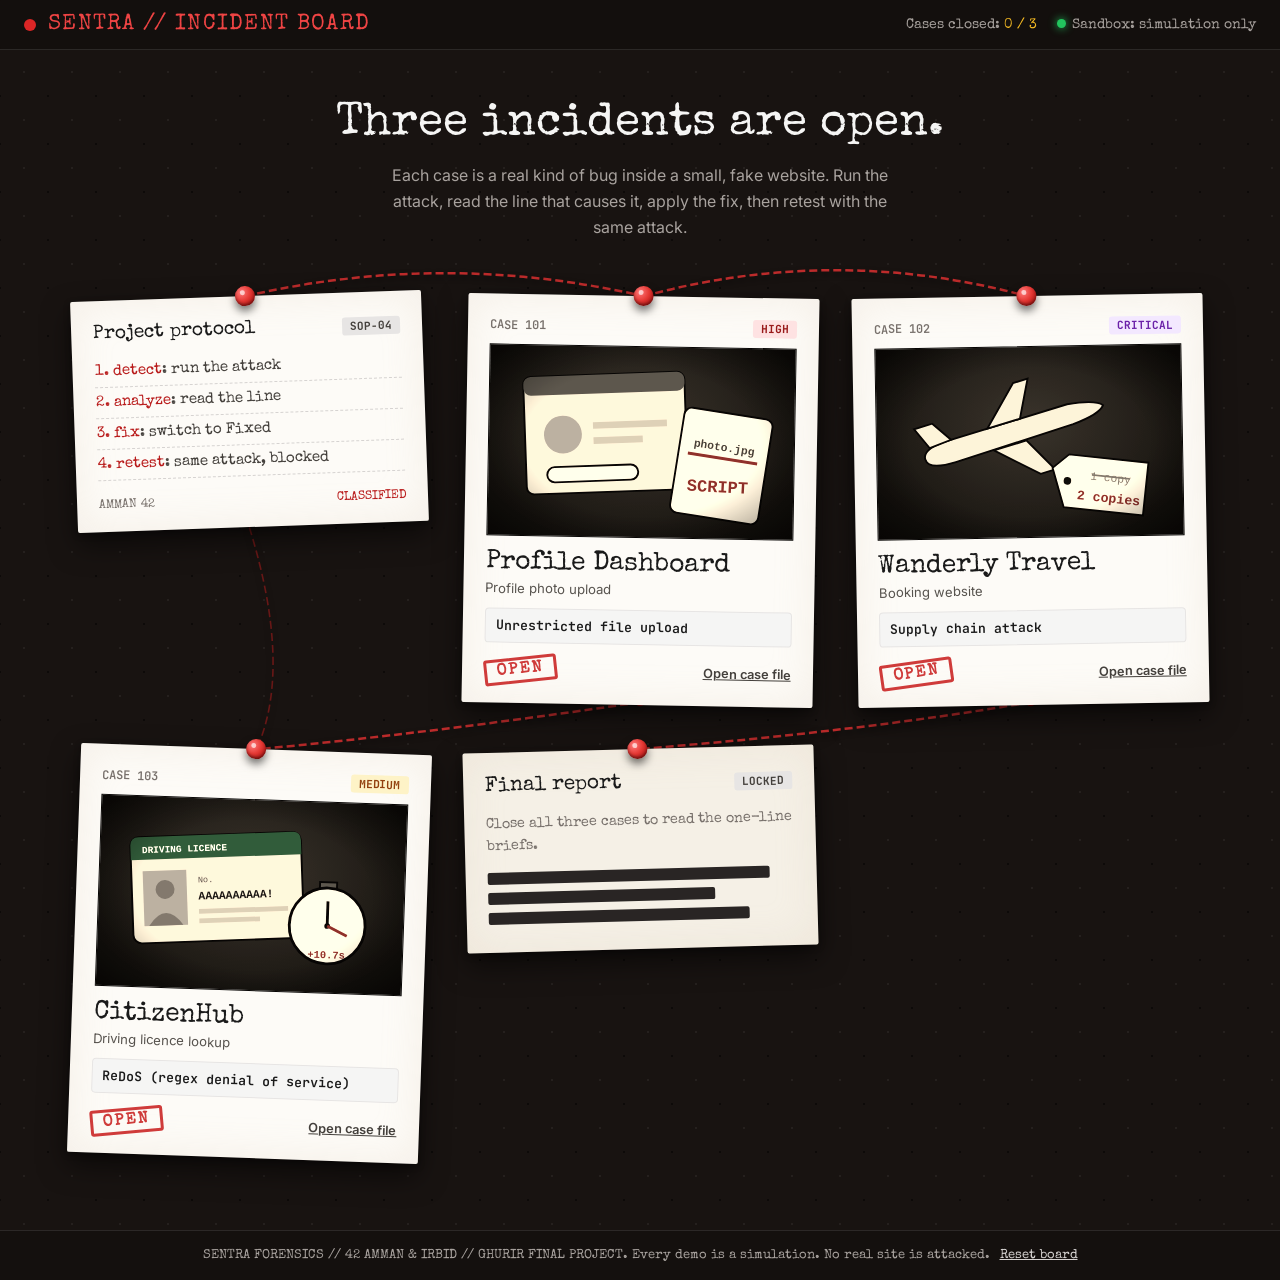
<file: index.html>
<!DOCTYPE html>
<html lang="en">
<head>
  <meta charset="UTF-8">
  <meta name="viewport" content="width=device-width, initial-scale=1">
  <title>SENTRA // Incident Board — Interactive Web Security Sandbox</title>
  <meta name="description" content="Three interactive security labs. Run the attack, read the line that causes it, apply the fix, retest.">
  <link rel="icon" href="data:image/svg+xml,%3Csvg xmlns=%22http://www.w3.org/2000/svg%22 viewBox=%220 0 100 100%22%3E%3Ctext y=%22.9em%22 font-size=%2290%22%3E%F0%9F%93%8C%3C/text%3E%3C/svg%3E">
  <link rel="preconnect" href="https://fonts.googleapis.com">
  <link rel="preconnect" href="https://fonts.gstatic.com" crossorigin>
  <link href="https://fonts.googleapis.com/css2?family=Inter:wght@400;500;600;700&family=JetBrains+Mono:wght@400;600;700&family=Special+Elite&display=swap" rel="stylesheet">
  <link rel="stylesheet" href="css/style.css">
</head>
<body>

  <main class="board" id="board">
    <svg class="yarn" id="yarn" aria-hidden="true" xmlns="http://www.w3.org/2000/svg"></svg>

    <div class="board-intro">
      <h1>Three incidents are open.</h1>
      <p>Each case is a real kind of bug inside a small, fake website. Run the attack, read the line that causes it, apply the fix, then retest with the same attack.</p>
    </div>

    <div class="board-grid">

      <!-- Project protocol -->
      <section class="card protocol" id="card-protocol" style="--rot:-2deg" aria-labelledby="protocol-title">
        <span class="pin" aria-hidden="true"></span>
        <div class="card-meta">
          <h2 id="protocol-title" class="type">Project protocol</h2>
          <span class="sev" style="background:#e7e5e4;color:#44403c">SOP-04</span>
        </div>
        <ol>
          <li><b>1. detect</b>: run the attack</li>
          <li><b>2. analyze</b>: read the line</li>
          <li><b>3. fix</b>: switch to Fixed</li>
          <li><b>4. retest</b>: same attack, blocked</li>
        </ol>
        <div class="stamp-row">
          <span>AMMAN 42</span>
          <span style="color:#b91c1c">CLASSIFIED</span>
        </div>
      </section>

      <!-- Case 101 -->
      <a class="card case" id="card-1" href="lab1-file-upload.html" style="--rot:1deg" aria-label="Case 101: Profile Dashboard, unrestricted file upload. Open case file.">
        <span class="pin" aria-hidden="true"></span>
        <div class="card-meta"><span class="case-no">CASE 101</span><span class="sev high">HIGH</span></div>
        <div class="photo" aria-hidden="true">
          <svg viewBox="0 0 320 200" xmlns="http://www.w3.org/2000/svg">
            <g transform="translate(34 34) rotate(-3)">
              <rect width="170" height="124" rx="8" fill="#e9e3d3" stroke="#0c0a09" stroke-width="2"/>
              <rect width="170" height="20" rx="8" fill="#57534e"/>
              <circle cx="40" cy="62" r="20" fill="#a8a29e"/>
              <rect x="72" y="50" width="78" height="7" fill="#c7bfae"/><rect x="72" y="66" width="52" height="7" fill="#c7bfae"/>
              <rect x="22" y="96" width="96" height="16" rx="8" fill="#f5f0e6" stroke="#0c0a09" stroke-width="2"/>
            </g>
            <g transform="translate(206 62) rotate(8)">
              <rect width="94" height="112" rx="8" fill="#f5f0e6" stroke="#0c0a09" stroke-width="2"/>
              <text x="47" y="40" text-anchor="middle" font-family="monospace" font-size="12" font-weight="700" fill="#44403c">photo.jpg</text>
              <line x1="10" y1="48" x2="84" y2="48" stroke="#b91c1c" stroke-width="3"/>
              <text x="47" y="84" text-anchor="middle" font-family="monospace" font-size="18" font-weight="700" fill="#b91c1c" transform="rotate(-6 47 84)">SCRIPT</text>
            </g>
          </svg>
        </div>
        <h2>Profile Dashboard</h2>
        <p class="scenario">Profile photo upload</p>
        <div class="bug-chip">Unrestricted file upload</div>
        <div class="card-foot">
          <span class="stamp open" id="stamp-1">Open</span>
          <span class="card-cta">Open case file</span>
        </div>
      </a>

      <!-- Case 102 -->
      <a class="card case" id="card-2" href="lab2-supply-chain.html" style="--rot:-1deg" aria-label="Case 102: Wanderly Travel, supply chain attack. Open case file.">
        <span class="pin" aria-hidden="true"></span>
        <div class="card-meta"><span class="case-no">CASE 102</span><span class="sev critical">CRITICAL</span></div>
        <div class="photo" aria-hidden="true">
          <svg viewBox="0 0 320 200" xmlns="http://www.w3.org/2000/svg">
            <g transform="translate(36 40) rotate(-16 100 50)" fill="#e7dfcf" stroke="#0c0a09" stroke-width="2">
              <path d="M10 52 Q10 40 40 40 L170 40 Q200 44 206 52 Q200 60 170 62 L40 64 Q10 64 10 52Z"/>
              <path d="M82 40 L122 2 L138 2 L118 40Z"/>
              <path d="M82 64 L122 102 L138 102 L118 64Z"/>
              <path d="M18 42 L8 18 L28 18 L42 40Z"/>
            </g>
            <g transform="translate(186 112) rotate(7)">
              <path d="M0 16 L16 0 H100 V56 H16Z" fill="#f5f0e6" stroke="#0c0a09" stroke-width="2"/>
              <circle cx="17" cy="28" r="4" fill="#12100e"/>
              <text x="62" y="24" text-anchor="middle" font-family="monospace" font-size="12" fill="#78716c">1 copy</text>
              <line x1="42" y1="19" x2="82" y2="19" stroke="#78716c" stroke-width="2"/>
              <text x="62" y="46" text-anchor="middle" font-family="monospace" font-size="14" font-weight="700" fill="#b91c1c">2 copies</text>
            </g>
          </svg>
        </div>
        <h2>Wanderly Travel</h2>
        <p class="scenario">Booking website</p>
        <div class="bug-chip">Supply chain attack</div>
        <div class="card-foot">
          <span class="stamp open" id="stamp-2">Open</span>
          <span class="card-cta">Open case file</span>
        </div>
      </a>

      <!-- Case 103 -->
      <a class="card case" id="card-3" href="lab3-redos.html" style="--rot:2deg" aria-label="Case 103: CitizenHub, regular expression denial of service. Open case file.">
        <span class="pin" aria-hidden="true"></span>
        <div class="card-meta"><span class="case-no">CASE 103</span><span class="sev medium">MEDIUM</span></div>
        <div class="photo" aria-hidden="true">
          <svg viewBox="0 0 320 200" xmlns="http://www.w3.org/2000/svg">
            <g transform="translate(30 44) rotate(-4)">
              <rect width="180" height="112" rx="9" fill="#e9e3d3" stroke="#0c0a09" stroke-width="2"/>
              <path d="M0 9 Q0 0 9 0 H171 Q180 0 180 9 V24 H0Z" fill="#166534"/>
              <text x="12" y="17" font-size="10" font-family="monospace" fill="#fff" font-weight="700">DRIVING LICENCE</text>
              <rect x="12" y="36" width="46" height="58" fill="#a8a29e"/>
              <circle cx="35" cy="56" r="10" fill="#78716c"/>
              <path d="M17 94 Q35 68 53 94Z" fill="#78716c"/>
              <text x="70" y="50" font-size="9" fill="#57534e" font-family="monospace">No.</text>
              <text x="70" y="68" font-size="12" font-weight="700" font-family="monospace" fill="#1c1917">AAAAAAAAAA!</text>
              <rect x="70" y="78" width="94" height="5" fill="#c7bfae"/>
              <rect x="70" y="88" width="64" height="5" fill="#c7bfae"/>
            </g>
            <g transform="translate(206 92)">
              <rect x="26" y="-8" width="18" height="10" fill="#57534e" stroke="#0c0a09" stroke-width="2"/>
              <circle cx="35" cy="38" r="40" fill="#f5f0e6" stroke="#0c0a09" stroke-width="3"/>
              <circle cx="35" cy="38" r="3" fill="#0c0a09"/>
              <line x1="35" y1="38" x2="35" y2="12" stroke="#0c0a09" stroke-width="3"/>
              <line x1="35" y1="38" x2="56" y2="48" stroke="#b91c1c" stroke-width="3"/>
              <text x="35" y="72" text-anchor="middle" font-family="monospace" font-size="11" font-weight="700" fill="#b91c1c">+10.7s</text>
            </g>
          </svg>
        </div>
        <h2>CitizenHub</h2>
        <p class="scenario">Driving licence lookup</p>
        <div class="bug-chip">ReDoS (regex denial of service)</div>
        <div class="card-foot">
          <span class="stamp open" id="stamp-3">Open</span>
          <span class="card-cta">Open case file</span>
        </div>
      </a>

      <!-- Final report -->
      <section class="card report" id="card-report" style="--rot:-1.5deg" aria-labelledby="report-title">
        <span class="pin" aria-hidden="true"></span>
        <div class="card-meta">
          <h2 id="report-title" class="type">Final report</h2>
          <span class="sev" id="report-tag" style="background:#e7e5e4;color:#44403c">LOCKED</span>
        </div>
        <div id="report-locked">
          <p class="locked-note">Close all three cases to read the one-line briefs.</p>
          <div class="redacted" style="width:92%"></div>
          <div class="redacted" style="width:74%"></div>
          <div class="redacted" style="width:85%"></div>
        </div>
        <ol id="report-open" hidden>
          <li><strong>Profile Dashboard.</strong> The server trusted the file name, so a script renamed photo.jpg got in. Now it reads the file&rsquo;s real first bytes before accepting it.</li>
          <li><strong>Wanderly Travel.</strong> A tampered booking library secretly copied what visitors typed. Now the version is pinned and the browser checks an integrity hash.</li>
          <li><strong>CitizenHub.</strong> A nested regex let one short input freeze the lookup. Now the pattern has no nested repeat and the length is capped.</li>
        </ol>
      </section>

    </div>
  </main>

  <script src="js/common.js"></script>
  <script src="js/board.js"></script>
</body>
</html>
</file>
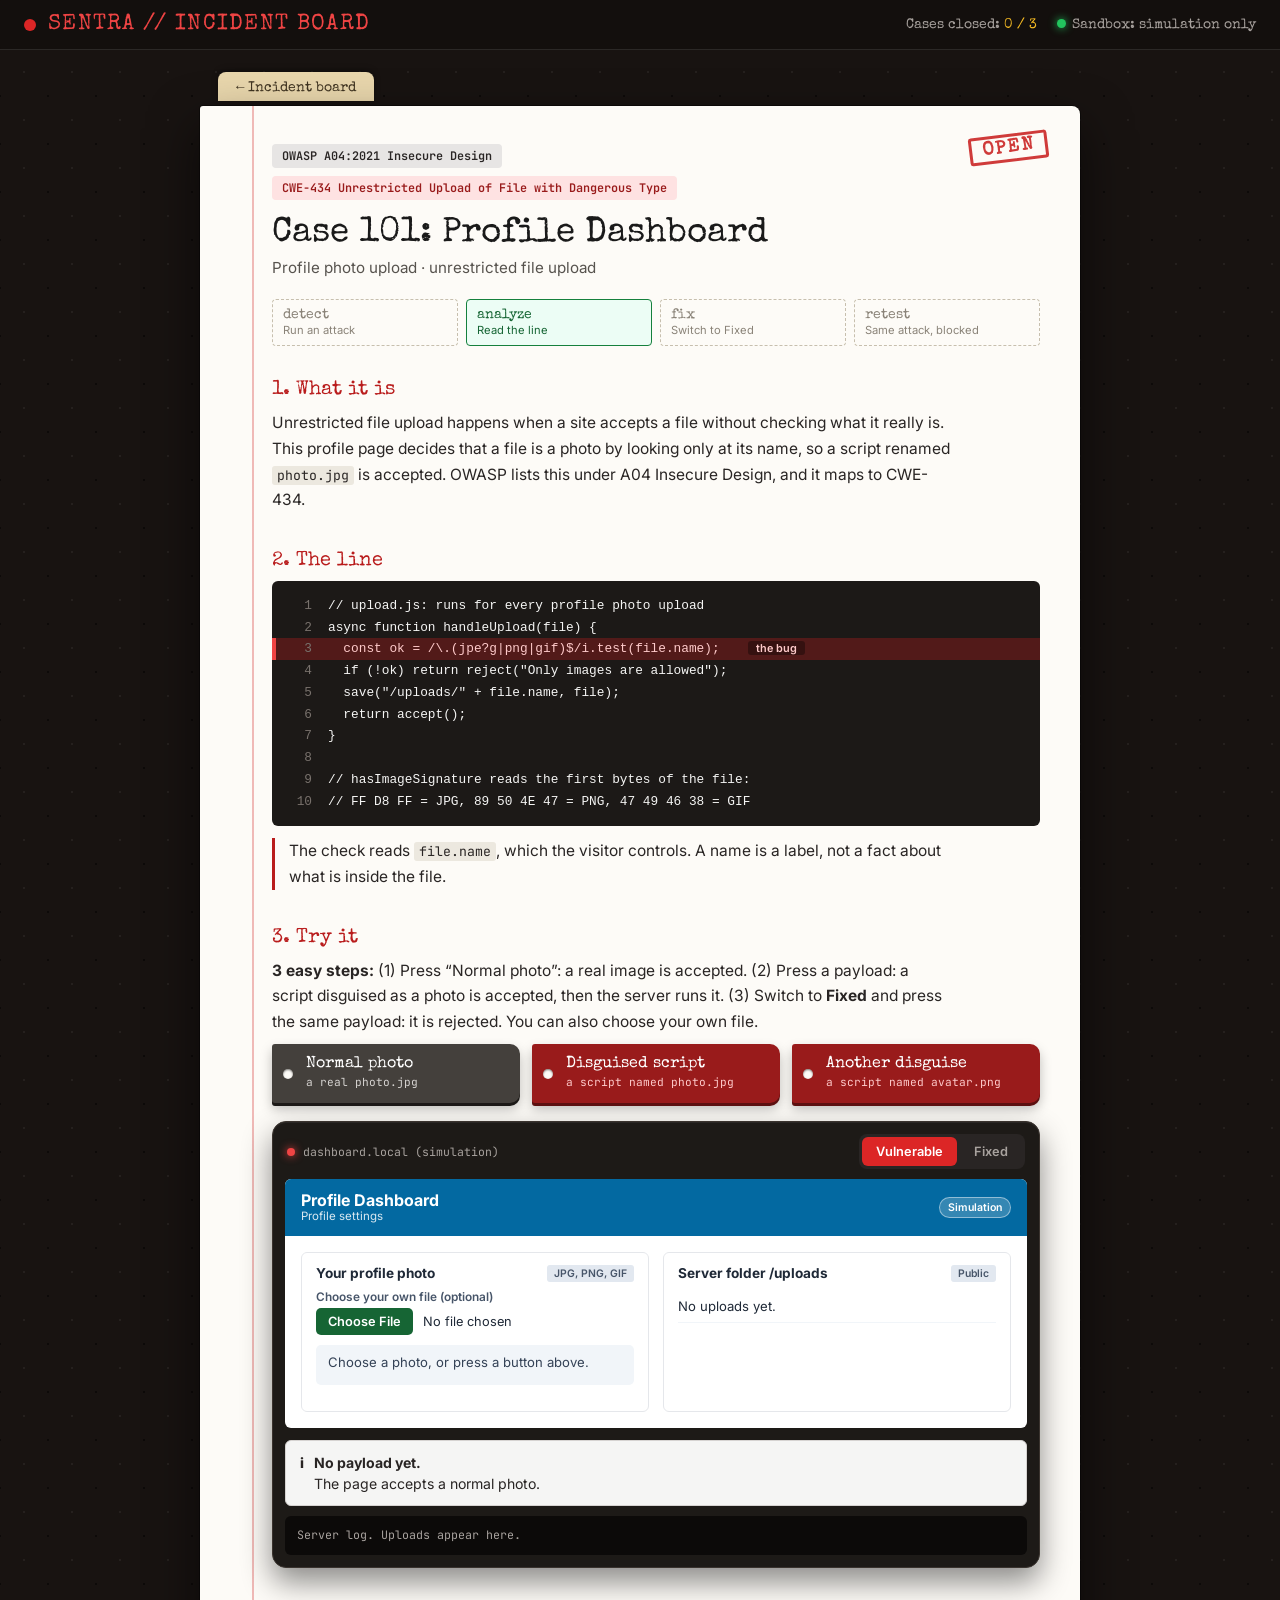
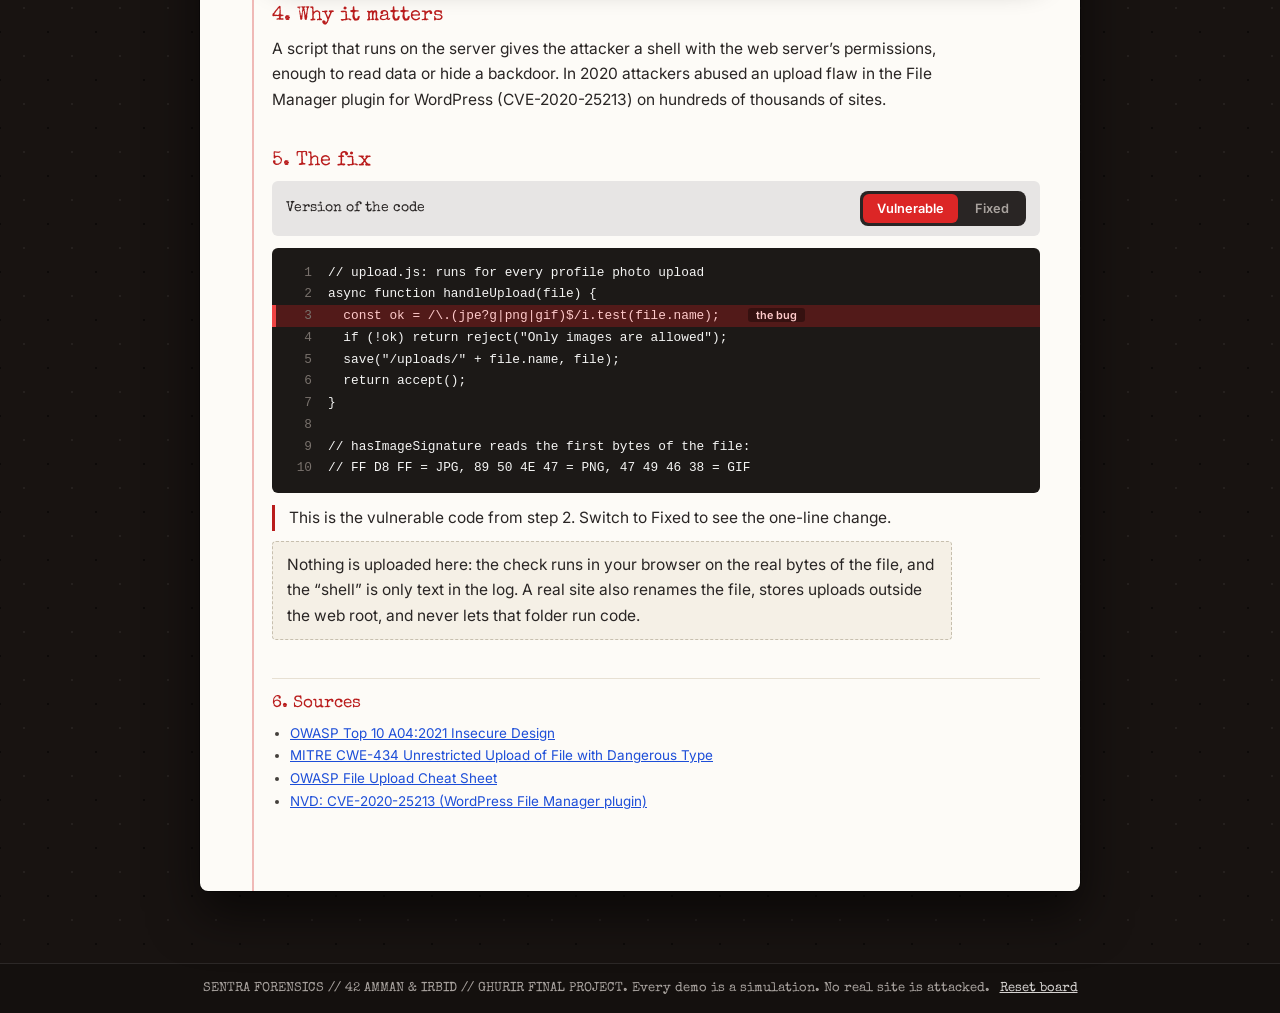
<file: lab1-file-upload.html>
<!DOCTYPE html>
<html lang="en">
<head>
  <meta charset="UTF-8">
  <meta name="viewport" content="width=device-width, initial-scale=1">
  <title>Case 101: Profile Dashboard, unrestricted file upload · SENTRA Incident Board</title>
  <meta name="description" content="Interactive lab: a script renamed photo.jpg is accepted because the server only checks the file name.">
  <link rel="icon" href="data:image/svg+xml,%3Csvg xmlns=%22http://www.w3.org/2000/svg%22 viewBox=%220 0 100 100%22%3E%3Ctext y=%22.9em%22 font-size=%2290%22%3E%F0%9F%93%8C%3C/text%3E%3C/svg%3E">
  <link rel="preconnect" href="https://fonts.googleapis.com">
  <link rel="preconnect" href="https://fonts.gstatic.com" crossorigin>
  <link href="https://fonts.googleapis.com/css2?family=Inter:wght@400;500;600;700&family=JetBrains+Mono:wght@400;600;700&family=Special+Elite&display=swap" rel="stylesheet">
  <link rel="stylesheet" href="css/style.css">
</head>
<body data-mode="vulnerable">
  <main class="file-wrap">
    <div class="folder">
      <div class="folder-tab"><a href="index.html">&larr; Incident board</a></div>
      <article class="sheet">
        <span id="sheet-stamp" class="stamp sheet-stamp open">Open</span>

        <div class="chips">
          <span class="chip">OWASP A04:2021 Insecure Design</span>
          <span class="chip cwe">CWE-434 Unrestricted Upload of File with Dangerous Type</span>
        </div>
        <h1>Case 101: Profile Dashboard</h1>
        <p class="scenario-line">Profile photo upload &middot; unrestricted file upload</p>

        <ol class="sop" aria-label="Progress through the case">
          <li data-step="detect">detect<small>Run an attack</small></li>
          <li data-step="analyze">analyze<small>Read the line</small></li>
          <li data-step="fix">fix<small>Switch to Fixed</small></li>
          <li data-step="retest">retest<small>Same attack, blocked</small></li>
        </ol>

        <section class="sec" id="sec-what">
          <h2>What it is</h2>
          <p>Unrestricted file upload happens when a site accepts a file without checking what it really is. This profile page decides that a file is a photo by looking only at its name, so a script renamed <code>photo.jpg</code> is accepted. OWASP lists this under A04 Insecure Design, and it maps to CWE-434.</p>
        </section>

        <section class="sec" id="sec-line">
          <h2>The line</h2>
          <div id="code-vuln"></div>
          <p class="why">The check reads <code>file.name</code>, which the visitor controls. A name is a label, not a fact about what is inside the file.</p>
        </section>

        <section class="sec" id="sec-try">
          <h2>Try it</h2>
          <p class="try-hint"><b>3 easy steps:</b> (1) Press &ldquo;Normal photo&rdquo;: a real image is accepted. (2) Press a payload: a script disguised as a photo is accepted, then the server runs it. (3) Switch to <b>Fixed</b> and press the same payload: it is rejected. You can also choose your own file.</p>

          <div class="payloads" role="group" aria-label="Payloads">
            <button type="button" class="payload control" id="btn-control"><strong>Normal photo</strong><small>a real photo.jpg</small></button>
            <button type="button" class="payload" id="btn-p1"><strong>Disguised script</strong><small>a script named photo.jpg</small></button>
            <button type="button" class="payload" id="btn-p2"><strong>Another disguise</strong><small>a script named avatar.png</small></button>
          </div>

          <div class="monitor">
            <div class="monitor-bar">
              <span><span class="led" aria-hidden="true"></span>dashboard.local (simulation)</span>
              <div class="mode-switch" data-mode-switch role="group" aria-label="Version of the dashboard">
                <button type="button" data-mode="vulnerable" aria-pressed="true">Vulnerable</button>
                <button type="button" data-mode="fixed" aria-pressed="false">Fixed</button>
              </div>
            </div>
            <div class="screen skin-travel">
              <div class="site-bar">
                <div class="site-title"><strong>Profile Dashboard</strong><span>Profile settings</span></div>
                <span class="sim-badge">Simulation</span>
              </div>
              <div class="screen-body two-col">
                <section class="panel" aria-labelledby="up-title">
                  <h3 id="up-title">Your profile photo <span class="lock-tag">JPG, PNG, GIF</span></h3>
                  <label class="lookup-label" for="pick">Choose your own file (optional)</label>
                  <input id="pick" type="file">
                  <div id="up-status" class="lookup-result" aria-live="polite"></div>
                </section>
                <section class="panel" aria-labelledby="folder-title">
                  <h3 id="folder-title">Server folder /uploads <span class="lock-tag">Public</span></h3>
                  <ul class="bulletin" id="up-files"></ul>
                </section>
              </div>
            </div>
            <div id="verdict" class="verdict" aria-live="polite"></div>
            <div id="console" class="console" role="log" aria-label="Server log"></div>
          </div>
        </section>

        <section class="sec" id="sec-why">
          <h2>Why it matters</h2>
          <p>A script that runs on the server gives the attacker a shell with the web server&rsquo;s permissions, enough to read data or hide a backdoor. In 2020 attackers abused an upload flaw in the File Manager plugin for WordPress (CVE-2020-25213) on hundreds of thousands of sites.</p>
        </section>

        <section class="sec" id="sec-fix">
          <h2>The fix</h2>
          <div class="fix-bar">
            <span>Version of the code</span>
            <div class="mode-switch" data-mode-switch role="group" aria-label="Version of the code">
              <button type="button" data-mode="vulnerable" aria-pressed="true">Vulnerable</button>
              <button type="button" data-mode="fixed" aria-pressed="false">Fixed</button>
            </div>
          </div>
          <div id="code-fix"></div>
          <p class="why" id="fix-why"></p>
          <p class="note">Nothing is uploaded here: the check runs in your browser on the real bytes of the file, and the &ldquo;shell&rdquo; is only text in the log. A real site also renames the file, stores uploads outside the web root, and never lets that folder run code.</p>
        </section>

        <section class="sec sources" id="sec-sources">
          <h2>Sources</h2>
          <ul>
            <li><a href="https://owasp.org/Top10/A04_2021-Insecure_Design/" target="_blank" rel="noopener">OWASP Top 10 A04:2021 Insecure Design</a></li>
            <li><a href="https://cwe.mitre.org/data/definitions/434.html" target="_blank" rel="noopener">MITRE CWE-434 Unrestricted Upload of File with Dangerous Type</a></li>
            <li><a href="https://cheatsheetseries.owasp.org/cheatsheets/File_Upload_Cheat_Sheet.html" target="_blank" rel="noopener">OWASP File Upload Cheat Sheet</a></li>
            <li><a href="https://nvd.nist.gov/vuln/detail/CVE-2020-25213" target="_blank" rel="noopener">NVD: CVE-2020-25213 (WordPress File Manager plugin)</a></li>
          </ul>
        </section>
      </article>
    </div>
  </main>

  <script src="js/common.js"></script>
  <script src="js/lab1.js"></script>
</body>
</html>
</file>
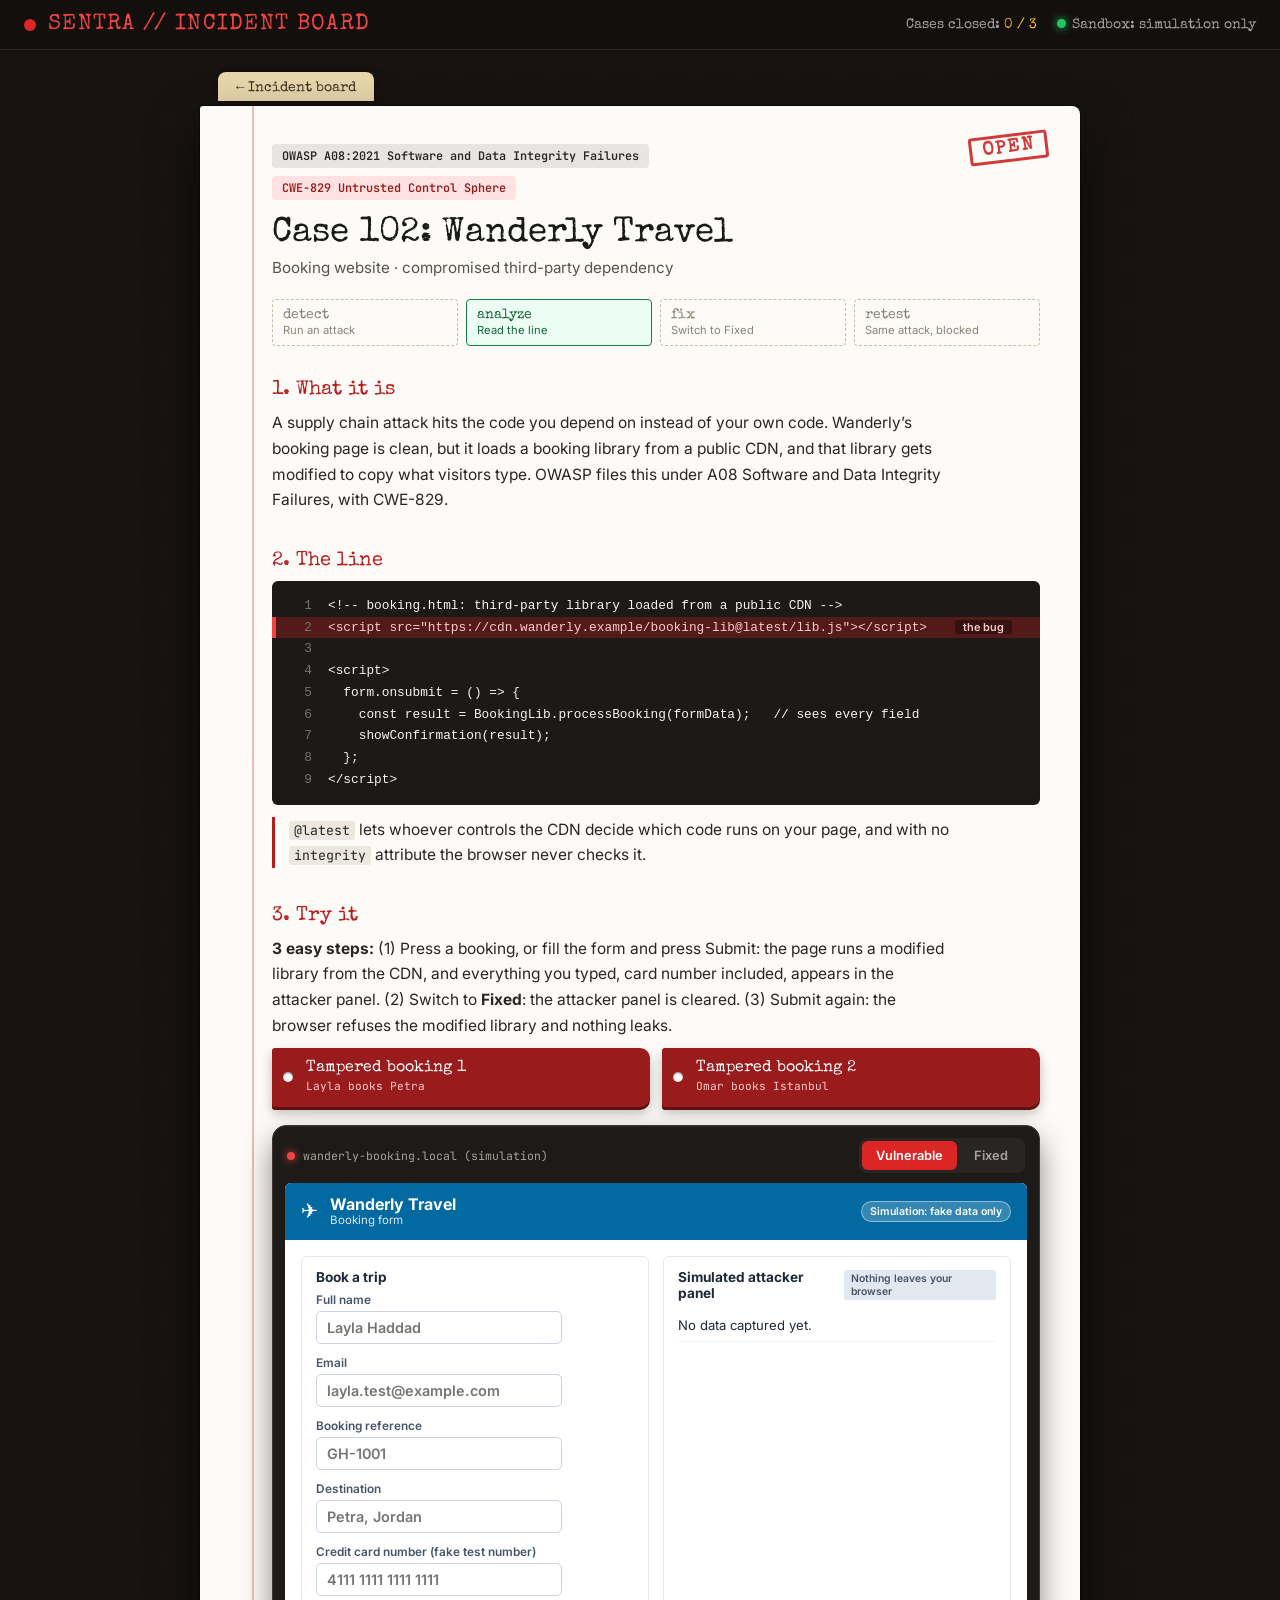
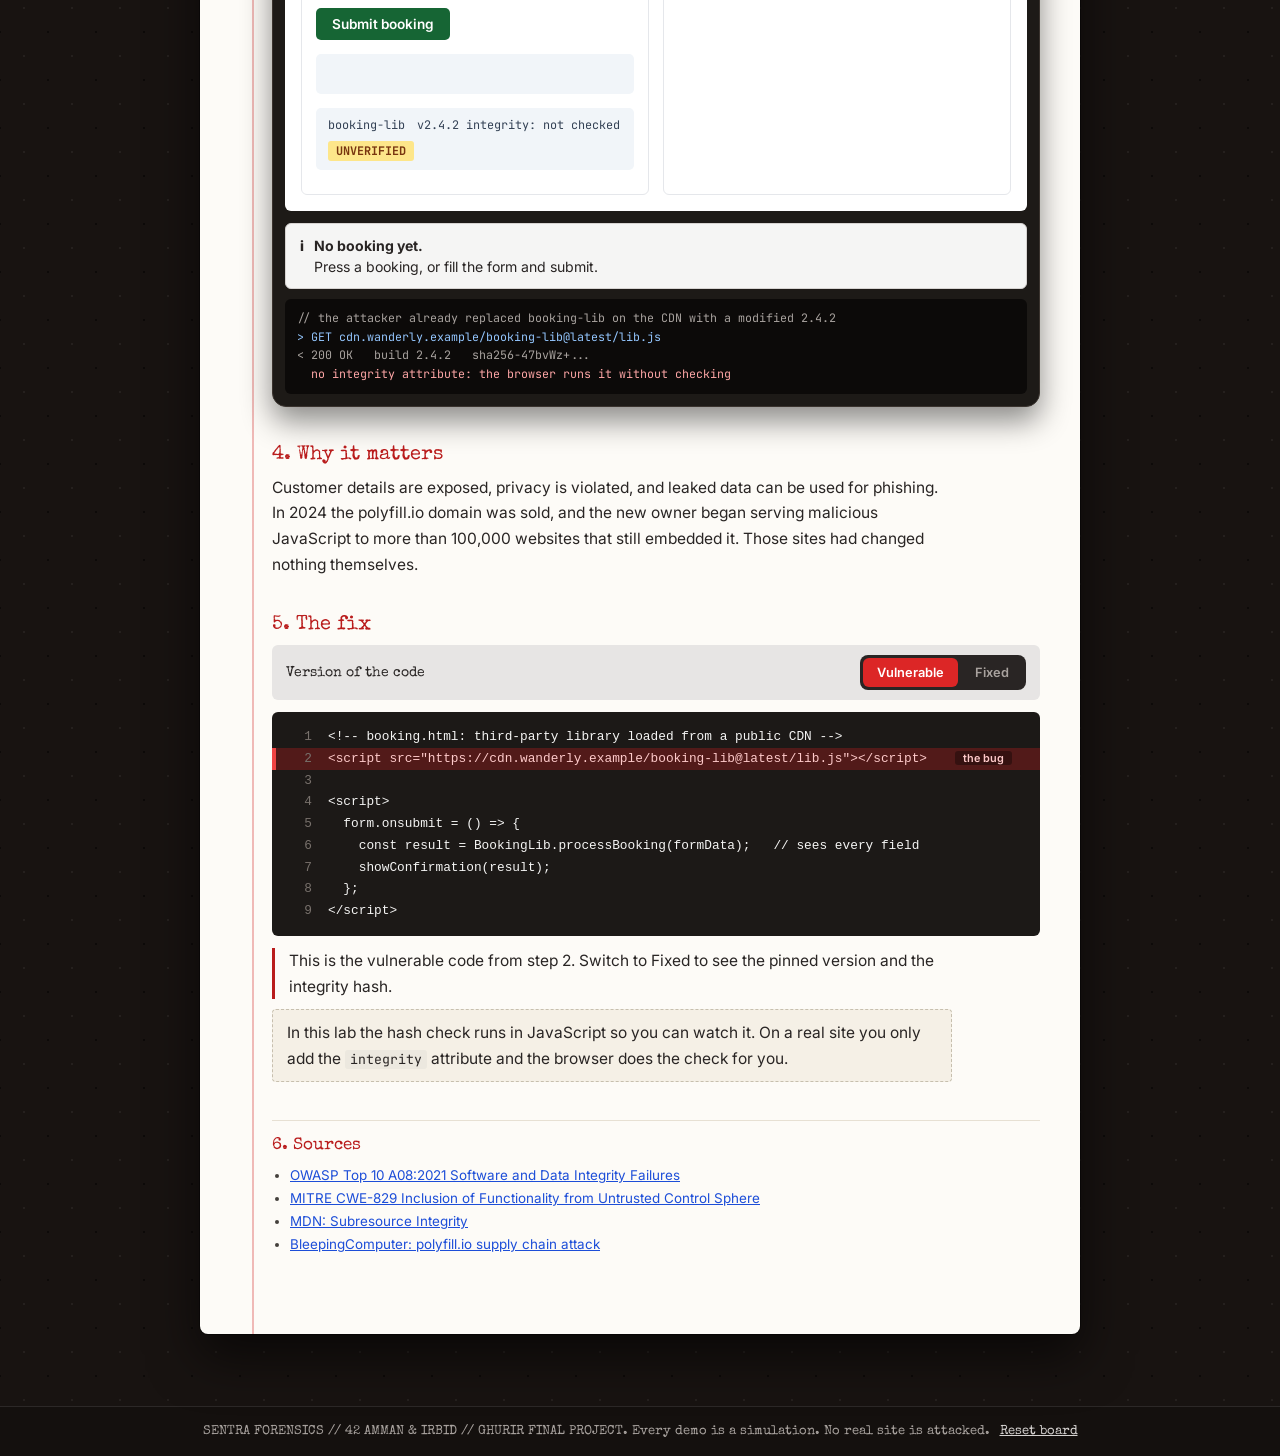
<file: lab2-supply-chain.html>
<!DOCTYPE html>
<html lang="en">
<head>
  <meta charset="UTF-8">
  <meta name="viewport" content="width=device-width, initial-scale=1">
  <title>Case 102: Wanderly Travel, supply chain attack · SENTRA Incident Board</title>
  <meta name="description" content="Interactive lab: a compromised third-party booking library copies what visitors type. Pin the version and check its integrity hash.">
  <link rel="icon" href="data:image/svg+xml,%3Csvg xmlns=%22http://www.w3.org/2000/svg%22 viewBox=%220 0 100 100%22%3E%3Ctext y=%22.9em%22 font-size=%2290%22%3E%F0%9F%93%8C%3C/text%3E%3C/svg%3E">
  <link rel="preconnect" href="https://fonts.googleapis.com">
  <link rel="preconnect" href="https://fonts.gstatic.com" crossorigin>
  <link href="https://fonts.googleapis.com/css2?family=Inter:wght@400;500;600;700&family=JetBrains+Mono:wght@400;600;700&family=Special+Elite&display=swap" rel="stylesheet">
  <link rel="stylesheet" href="css/style.css">
</head>
<body data-mode="vulnerable">
  <main class="file-wrap">
    <div class="folder">
      <div class="folder-tab"><a href="index.html">&larr; Incident board</a></div>
      <article class="sheet">
        <span id="sheet-stamp" class="stamp sheet-stamp open">Open</span>

        <div class="chips">
          <span class="chip">OWASP A08:2021 Software and Data Integrity Failures</span>
          <span class="chip cwe">CWE-829 Untrusted Control Sphere</span>
        </div>
        <h1>Case 102: Wanderly Travel</h1>
        <p class="scenario-line">Booking website &middot; compromised third-party dependency</p>

        <ol class="sop" aria-label="Progress through the case">
          <li data-step="detect">detect<small>Run an attack</small></li>
          <li data-step="analyze">analyze<small>Read the line</small></li>
          <li data-step="fix">fix<small>Switch to Fixed</small></li>
          <li data-step="retest">retest<small>Same attack, blocked</small></li>
        </ol>

        <section class="sec" id="sec-what">
          <h2>What it is</h2>
          <p>A supply chain attack hits the code you depend on instead of your own code. Wanderly&rsquo;s booking page is clean, but it loads a booking library from a public CDN, and that library gets modified to copy what visitors type. OWASP files this under A08 Software and Data Integrity Failures, with CWE-829.</p>
        </section>

        <section class="sec" id="sec-line">
          <h2>The line</h2>
          <div id="code-vuln"></div>
          <p class="why"><code>@latest</code> lets whoever controls the CDN decide which code runs on your page, and with no <code>integrity</code> attribute the browser never checks it.</p>
        </section>

        <section class="sec" id="sec-try">
          <h2>Try it</h2>
          <p class="try-hint"><b>3 easy steps:</b> (1) Press a booking, or fill the form and press Submit: the page runs a modified library from the CDN, and everything you typed, card number included, appears in the attacker panel. (2) Switch to <b>Fixed</b>: the attacker panel is cleared. (3) Submit again: the browser refuses the modified library and nothing leaks.</p>

          <div class="payloads" role="group" aria-label="Payloads">
            <button type="button" class="payload" id="btn-b1"><strong>Tampered booking 1</strong><small>Layla books Petra</small></button>
            <button type="button" class="payload" id="btn-b2"><strong>Tampered booking 2</strong><small>Omar books Istanbul</small></button>
          </div>

          <div class="monitor">
            <div class="monitor-bar">
              <span><span class="led" aria-hidden="true"></span>wanderly-booking.local (simulation)</span>
              <div class="mode-switch" data-mode-switch role="group" aria-label="Version of the booking page">
                <button type="button" data-mode="vulnerable" aria-pressed="true">Vulnerable</button>
                <button type="button" data-mode="fixed" aria-pressed="false">Fixed</button>
              </div>
            </div>
            <div class="screen skin-travel">
              <div class="site-bar">
                <span class="logo-plane" aria-hidden="true">&#9992;</span>
                <div class="site-title"><strong>Wanderly Travel</strong><span>Booking form</span></div>
                <span class="sim-badge">Simulation: fake data only</span>
              </div>
              <div class="screen-body two-col">
                <section class="panel" aria-labelledby="form-title">
                  <h3 id="form-title">Book a trip</h3>
                  <form id="book-form" class="booking-form" autocomplete="off">
                    <label>Full name <input class="gov-input" id="f-name" placeholder="Layla Haddad"></label>
                    <label>Email <input class="gov-input" id="f-email" placeholder="layla.test@example.com"></label>
                    <label>Booking reference <input class="gov-input" id="f-ref" placeholder="GH-1001"></label>
                    <label>Destination <input class="gov-input" id="f-dest" placeholder="Petra, Jordan"></label>
                    <label>Credit card number (fake test number) <input class="gov-input" id="f-card" placeholder="4111 1111 1111 1111" inputmode="numeric" maxlength="19" autocomplete="off"></label>
                    <button class="gov-btn" type="submit">Submit booking</button>
                  </form>
                  <div id="result" class="lookup-result" aria-live="polite"></div>
                  <div class="dep-strip" id="dep-strip">
                    <span>booking-lib</span>
                    <span id="dep-version"></span>
                    <span id="dep-chip" class="dep-chip unchecked"></span>
                  </div>
                </section>
                <section class="panel" aria-labelledby="atk-title">
                  <h3 id="atk-title">Simulated attacker panel <span class="lock-tag">Nothing leaves your browser</span></h3>
                  <ul class="bulletin" id="stolen"></ul>
                </section>
              </div>
            </div>
            <div id="verdict" class="verdict" aria-live="polite"></div>
            <div id="console" class="console" role="log" aria-label="Network log"></div>
          </div>
        </section>

        <section class="sec" id="sec-why">
          <h2>Why it matters</h2>
          <p>Customer details are exposed, privacy is violated, and leaked data can be used for phishing. In 2024 the polyfill.io domain was sold, and the new owner began serving malicious JavaScript to more than 100,000 websites that still embedded it. Those sites had changed nothing themselves.</p>
        </section>

        <section class="sec" id="sec-fix">
          <h2>The fix</h2>
          <div class="fix-bar">
            <span>Version of the code</span>
            <div class="mode-switch" data-mode-switch role="group" aria-label="Version of the code">
              <button type="button" data-mode="vulnerable" aria-pressed="true">Vulnerable</button>
              <button type="button" data-mode="fixed" aria-pressed="false">Fixed</button>
            </div>
          </div>
          <div id="code-fix"></div>
          <p class="why" id="fix-why"></p>
          <p class="note">In this lab the hash check runs in JavaScript so you can watch it. On a real site you only add the <code>integrity</code> attribute and the browser does the check for you.</p>
        </section>

        <section class="sec sources" id="sec-sources">
          <h2>Sources</h2>
          <ul>
            <li><a href="https://owasp.org/Top10/A08_2021-Software_and_Data_Integrity_Failures/" target="_blank" rel="noopener">OWASP Top 10 A08:2021 Software and Data Integrity Failures</a></li>
            <li><a href="https://cwe.mitre.org/data/definitions/829.html" target="_blank" rel="noopener">MITRE CWE-829 Inclusion of Functionality from Untrusted Control Sphere</a></li>
            <li><a href="https://developer.mozilla.org/en-US/docs/Web/Security/Subresource_Integrity" target="_blank" rel="noopener">MDN: Subresource Integrity</a></li>
            <li><a href="https://www.bleepingcomputer.com/news/security/polyfillio-javascript-supply-chain-attack-impacts-over-100K-sites/" target="_blank" rel="noopener">BleepingComputer: polyfill.io supply chain attack</a></li>
          </ul>
        </section>
      </article>
    </div>
  </main>

  <script src="js/common.js"></script>
  <script src="lib/booking-lib.js"></script>
  <script src="lib/booking-lib.tampered.js"></script>
  <script src="js/lab2.js"></script>
</body>
</html>
</file>
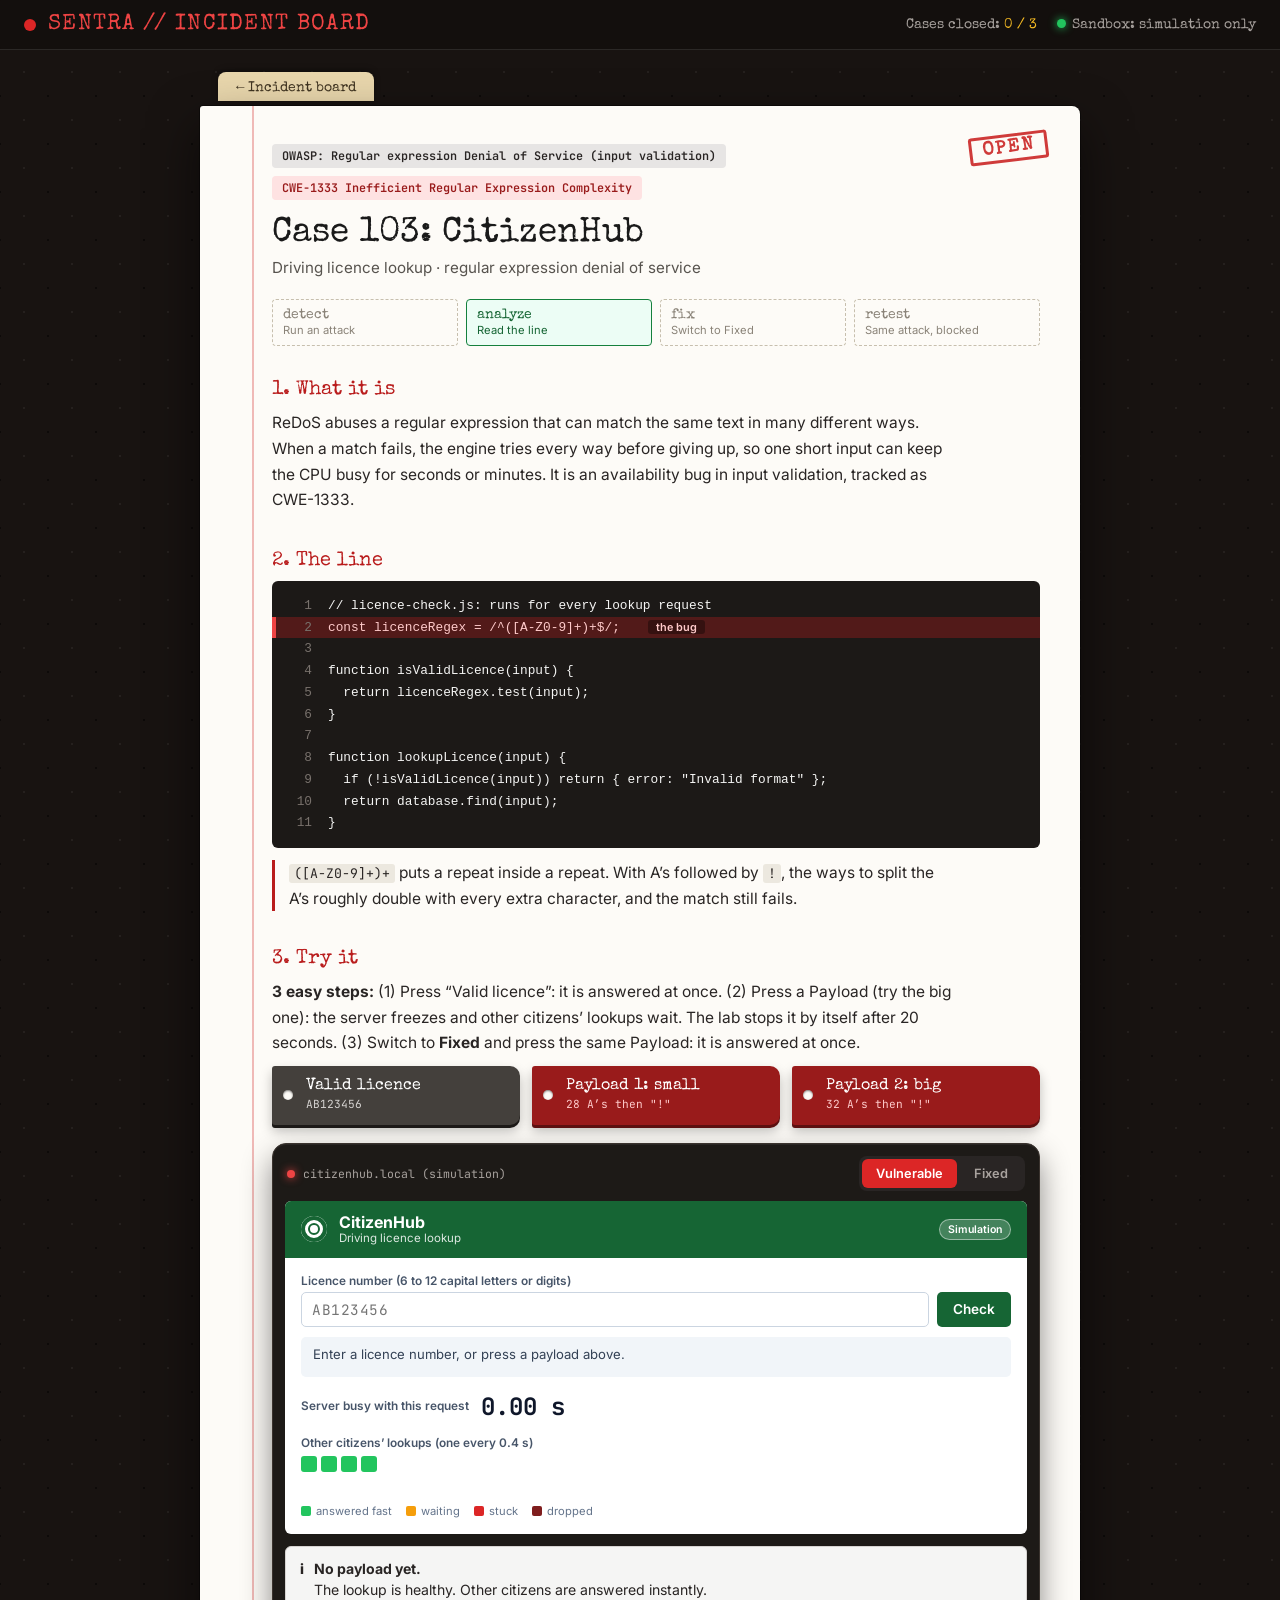
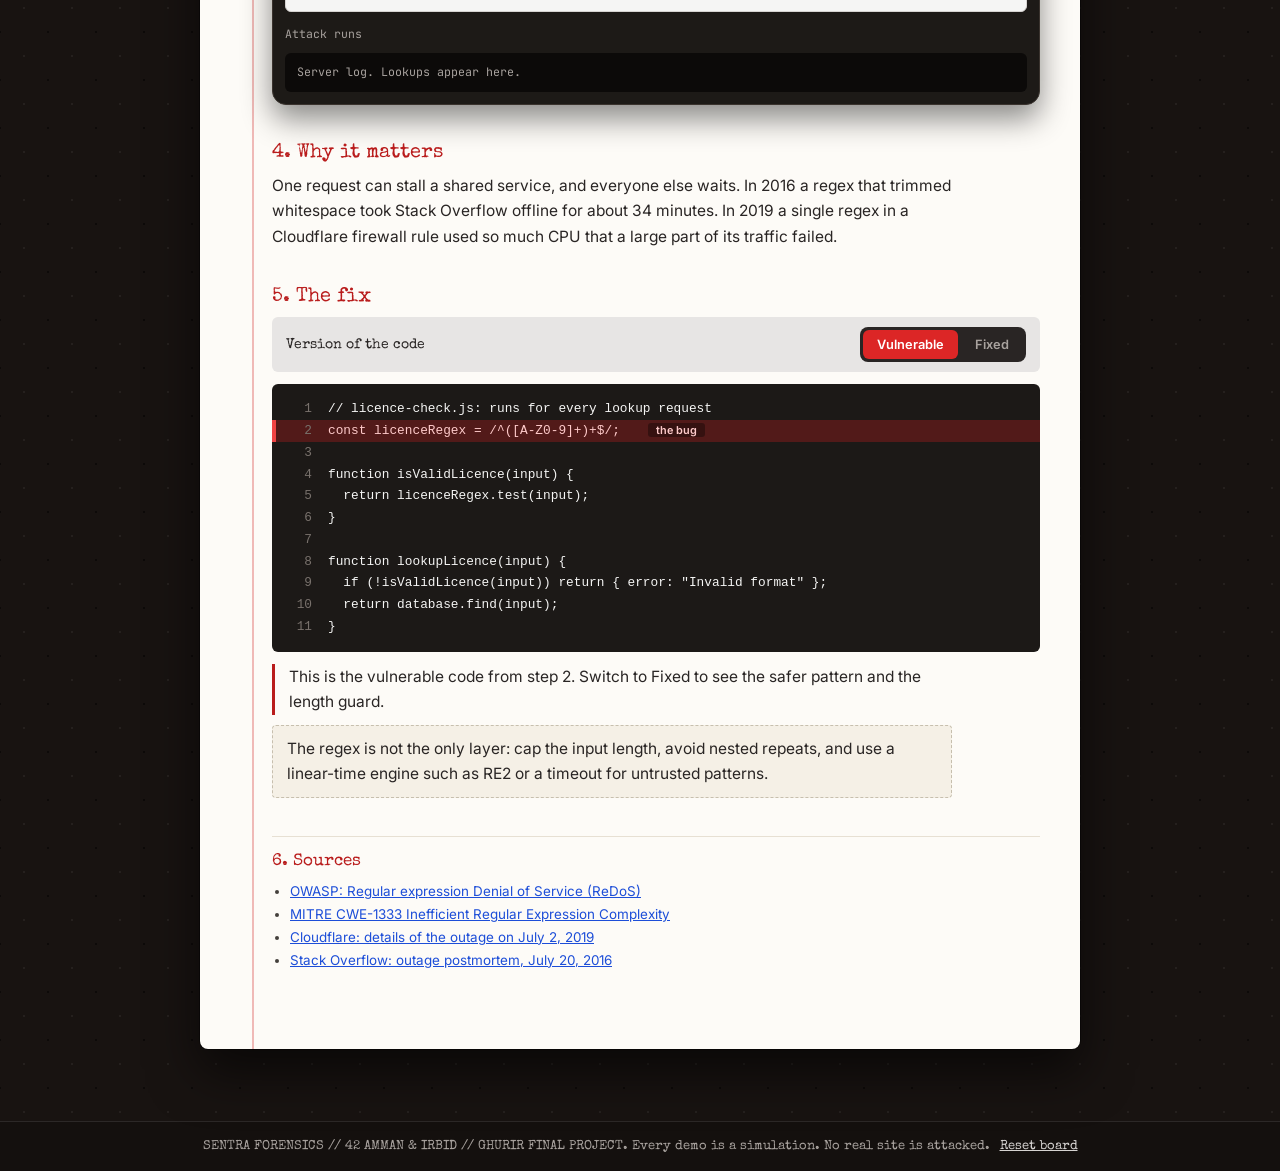
<file: lab3-redos.html>
<!DOCTYPE html>
<html lang="en">
<head>
  <meta charset="UTF-8">
  <meta name="viewport" content="width=device-width, initial-scale=1">
  <title>Case 103: CitizenHub, ReDoS · SENTRA Incident Board</title>
  <meta name="description" content="Interactive lab: one short input freezes a licence lookup because of a regular expression with a repeat inside a repeat.">
  <link rel="icon" href="data:image/svg+xml,%3Csvg xmlns=%22http://www.w3.org/2000/svg%22 viewBox=%220 0 100 100%22%3E%3Ctext y=%22.9em%22 font-size=%2290%22%3E%F0%9F%93%8C%3C/text%3E%3C/svg%3E">
  <link rel="preconnect" href="https://fonts.googleapis.com">
  <link rel="preconnect" href="https://fonts.gstatic.com" crossorigin>
  <link href="https://fonts.googleapis.com/css2?family=Inter:wght@400;500;600;700&family=JetBrains+Mono:wght@400;600;700&family=Special+Elite&display=swap" rel="stylesheet">
  <link rel="stylesheet" href="css/style.css">
</head>
<body data-mode="vulnerable">

  <main class="file-wrap">
    <div class="folder">
      <div class="folder-tab"><a href="index.html">&larr; Incident board</a></div>

      <article class="sheet">
        <span id="sheet-stamp" class="stamp sheet-stamp open">Open</span>

        <div class="chips">
          <span class="chip">OWASP: Regular expression Denial of Service (input validation)</span>
          <span class="chip cwe">CWE-1333 Inefficient Regular Expression Complexity</span>
        </div>
        <h1>Case 103: CitizenHub</h1>
        <p class="scenario-line">Driving licence lookup &middot; regular expression denial of service</p>

        <ol class="sop" aria-label="Progress through the case">
          <li data-step="detect">detect<small>Run an attack</small></li>
          <li data-step="analyze">analyze<small>Read the line</small></li>
          <li data-step="fix">fix<small>Switch to Fixed</small></li>
          <li data-step="retest">retest<small>Same attack, blocked</small></li>
        </ol>

        <!-- 1 -->
        <section class="sec" id="sec-what">
          <h2>What it is</h2>
          <p>ReDoS abuses a regular expression that can match the same text in many different ways. When a match fails, the engine tries every way before giving up, so one short input can keep the CPU busy for seconds or minutes. It is an availability bug in input validation, tracked as CWE-1333.</p>
        </section>

        <!-- 2 -->
        <section class="sec" id="sec-line">
          <h2>The line</h2>
          <div id="code-vuln"></div>
          <p class="why"><code>([A-Z0-9]+)+</code> puts a repeat inside a repeat. With A&rsquo;s followed by <code>!</code>, the ways to split the A&rsquo;s roughly double with every extra character, and the match still fails.</p>
        </section>

        <!-- 3 -->
        <section class="sec" id="sec-try">
          <h2>Try it</h2>
          <p class="try-hint"><b>3 easy steps:</b> (1) Press &ldquo;Valid licence&rdquo;: it is answered at once. (2) Press a Payload (try the big one): the server freezes and other citizens&rsquo; lookups wait. The lab stops it by itself after 20 seconds. (3) Switch to <b>Fixed</b> and press the same Payload: it is answered at once.</p>

          <div class="payloads" role="group" aria-label="Payloads">
            <button type="button" class="payload control" id="btn-valid">
              <strong>Valid licence</strong>
              <small>AB123456</small>
            </button>
            <button type="button" class="payload" id="btn-p28">
              <strong>Payload 1: small</strong>
              <small>28 A&rsquo;s then "!"</small>
            </button>
            <button type="button" class="payload" id="btn-p32">
              <strong>Payload 2: big</strong>
              <small>32 A&rsquo;s then "!"</small>
            </button>
          </div>

          <div class="monitor">
            <div class="monitor-bar">
              <span><span class="led" aria-hidden="true"></span>citizenhub.local (simulation)</span>
              <div class="mode-switch" data-mode-switch role="group" aria-label="Version of the lookup">
                <button type="button" data-mode="vulnerable" aria-pressed="true">Vulnerable</button>
                <button type="button" data-mode="fixed" aria-pressed="false">Fixed</button>
              </div>
            </div>

            <div class="screen skin-gov">
              <div class="site-bar">
                <span class="seal" aria-hidden="true"></span>
                <div class="site-title"><strong>CitizenHub</strong><span>Driving licence lookup</span></div>
                <span class="sim-badge">Simulation</span>
              </div>
              <div class="screen-body">
                <form id="lookup-form" autocomplete="off">
                  <label class="lookup-label" for="lic">Licence number (6 to 12 capital letters or digits)</label>
                  <div class="lookup-row">
                    <input class="gov-input" id="lic" name="lic" type="text" placeholder="AB123456" spellcheck="false">
                    <button class="gov-btn" type="submit">Check</button>
                  </div>
                </form>
                <div id="lookup-result" class="lookup-result" aria-live="polite">Enter a licence number, or press a payload above.</div>

                <div class="clock" id="clock-box">
                  <span class="clock-label">Server busy with this request</span>
                  <span class="clock-time" id="clock">0.00 s</span>
                  <button type="button" class="gov-btn stop" id="stop" hidden>Stop</button>
                </div>

                <div class="lanes-title">Other citizens&rsquo; lookups (one every 0.4 s)</div>
                <div class="lanes" id="lanes" aria-hidden="true"></div>
                <div class="legend" aria-hidden="true">
                  <span><i style="background:#22c55e"></i>answered fast</span>
                  <span><i style="background:#f59e0b"></i>waiting</span>
                  <span><i style="background:#dc2626"></i>stuck</span>
                  <span><i style="background:#7f1d1d"></i>dropped</span>
                </div>
              </div>
            </div>

            <div id="verdict" class="verdict" aria-live="polite"></div>
            <div class="runs-title">Attack runs</div>
            <ul class="runs" id="runs"></ul>
            <div id="console" class="console" role="log" aria-label="Server log"></div>
          </div>
        </section>

        <!-- 4 -->
        <section class="sec" id="sec-why">
          <h2>Why it matters</h2>
          <p>One request can stall a shared service, and everyone else waits. In 2016 a regex that trimmed whitespace took Stack Overflow offline for about 34 minutes. In 2019 a single regex in a Cloudflare firewall rule used so much CPU that a large part of its traffic failed.</p>
        </section>

        <!-- 5 -->
        <section class="sec" id="sec-fix">
          <h2>The fix</h2>
          <div class="fix-bar">
            <span>Version of the code</span>
            <div class="mode-switch" data-mode-switch role="group" aria-label="Version of the code">
              <button type="button" data-mode="vulnerable" aria-pressed="true">Vulnerable</button>
              <button type="button" data-mode="fixed" aria-pressed="false">Fixed</button>
            </div>
          </div>
          <div id="code-fix"></div>
          <p class="why" id="fix-why"></p>
          <p class="note">The regex is not the only layer: cap the input length, avoid nested repeats, and use a linear-time engine such as RE2 or a timeout for untrusted patterns.</p>
        </section>

        <!-- 6 -->
        <section class="sec sources" id="sec-sources">
          <h2>Sources</h2>
          <ul>
            <li><a href="https://owasp.org/www-community/attacks/Regular_expression_Denial_of_Service_-_ReDoS" target="_blank" rel="noopener">OWASP: Regular expression Denial of Service (ReDoS)</a></li>
            <li><a href="https://cwe.mitre.org/data/definitions/1333.html" target="_blank" rel="noopener">MITRE CWE-1333 Inefficient Regular Expression Complexity</a></li>
            <li><a href="https://blog.cloudflare.com/details-of-the-cloudflare-outage-on-july-2-2019/" target="_blank" rel="noopener">Cloudflare: details of the outage on July 2, 2019</a></li>
            <li><a href="https://stackstatus.net/post/147710624694/outage-postmortem-july-20-2016" target="_blank" rel="noopener">Stack Overflow: outage postmortem, July 20, 2016</a></li>
          </ul>
        </section>
      </article>
    </div>
  </main>

  <script src="js/common.js"></script>
  <script src="js/lab3.js"></script>
</body>
</html>
</file>
<file: css/style.css>
/* ==========================================================================
   SENTRA // INCIDENT BOARD — shared styles
   Detective board (home) + case file (lab pages) + evidence monitor (sandbox)
   ========================================================================== */

:root {
  --wall: #12100e;
  --wall-2: #181311;
  --paper: #fdfbf7;
  --paper-edge: #d6c6ad;
  --manila: #e8d6ac;
  --ink: #1a1a1a;
  --ink-soft: #57534e;
  --line: #e7e0d3;
  --string: #d32f2f;
  --stamp-red: #cc2b2b;
  --stamp-green: #15803d;
  --amber: #fbbf24;
  --bad: #b91c1c;
  --bad-bg: #fef2f2;
  --good: #047857;
  --good-bg: #ecfdf5;
  --neutral-bg: #f5f5f4;
  --code-bg: #1c1917;
  --code-ink: #f5f5f4;
  --font-type: 'Special Elite', 'Courier New', Courier, monospace;
  --font-body: 'Inter', system-ui, -apple-system, 'Segoe UI', sans-serif;
  --font-mono: 'JetBrains Mono', ui-monospace, 'SFMono-Regular', Consolas, monospace;
}

*, *::before, *::after { box-sizing: border-box; }

html { scroll-behavior: smooth; }

body {
  margin: 0;
  min-height: 100vh;
  display: flex;
  flex-direction: column;
  font-family: var(--font-body);
  color: #e5e5e5;
  background-color: var(--wall-2);
  background-image:
    radial-gradient(rgba(255, 255, 255, 0.055) 1.5px, transparent 1.5px),
    radial-gradient(rgba(0, 0, 0, 0.45) 1.5px, transparent 1.5px);
  background-size: 48px 48px;
  background-position: 0 0, 24px 24px;
  overflow-x: hidden;
}

::selection { background: #7f1d1d; color: #fff; }

a { color: inherit; }

:focus-visible { outline: 3px solid var(--amber); outline-offset: 3px; border-radius: 4px; }

.sr-only {
  position: absolute; width: 1px; height: 1px; overflow: hidden;
  clip: rect(0 0 0 0); white-space: nowrap;
}

.type { font-family: var(--font-type); }
.mono { font-family: var(--font-mono); }

/* ---------- Header / footer ---------- */

.site-header {
  position: sticky; top: 0; z-index: 50;
  display: flex; flex-wrap: wrap; align-items: center; justify-content: space-between; gap: 12px 24px;
  padding: 14px 24px;
  background: rgba(20, 16, 14, 0.92);
  backdrop-filter: blur(8px);
  border-bottom: 1px solid rgba(255, 255, 255, 0.1);
}

.brand {
  display: flex; align-items: center; gap: 12px;
  text-decoration: none;
  font-family: var(--font-type); font-size: 1.35rem; letter-spacing: 0.06em; color: #ef4444;
}
.brand:hover { color: #f87171; }
.brand-dot {
  width: 12px; height: 12px; border-radius: 50%; background: #dc2626;
  box-shadow: 0 0 0 0 rgba(220, 38, 38, 0.6);
  animation: rec 2.4s ease-out infinite;
}
@keyframes rec {
  0% { box-shadow: 0 0 0 0 rgba(220, 38, 38, 0.6); }
  70%, 100% { box-shadow: 0 0 0 10px rgba(220, 38, 38, 0); }
}

.header-meta {
  display: flex; flex-wrap: wrap; align-items: center; gap: 8px 20px;
  font-family: var(--font-type); font-size: 0.9rem; color: #a8a29e;
}
.header-meta strong { color: var(--amber); font-weight: 400; }
.lamp {
  display: inline-block; width: 9px; height: 9px; border-radius: 50%;
  background: #22c55e; box-shadow: 0 0 8px #22c55e; margin-right: 6px; vertical-align: baseline;
}

.site-footer {
  margin-top: auto;
  padding: 18px 24px;
  text-align: center;
  font-family: var(--font-type); font-size: 0.82rem; color: #a8a29e;
  background: #14100e; border-top: 1px solid rgba(255, 255, 255, 0.1);
}
.site-footer button {
  font: inherit; color: #d6d3d1; background: none; border: 0; padding: 0;
  text-decoration: underline; cursor: pointer; margin-left: 10px;
}
.site-footer button:hover { color: #fff; }

/* ---------- Rubber stamps ---------- */

.stamp {
  display: inline-block;
  font-family: var(--font-type); font-weight: bold;
  letter-spacing: 0.12em; text-transform: uppercase;
  padding: 2px 10px;
  border: 3px solid currentColor; border-radius: 3px;
  transform: rotate(-7deg);
  opacity: 0.92;
}
.stamp.open { color: var(--stamp-red); }
.stamp.closed { color: var(--stamp-green); background: rgba(22, 163, 74, 0.08); }
.stamp.slam { animation: slam 0.45s cubic-bezier(0.2, 1.4, 0.4, 1); }
@keyframes slam {
  0% { transform: rotate(-7deg) scale(2.2); opacity: 0; }
  60% { transform: rotate(-7deg) scale(0.92); opacity: 1; }
  100% { transform: rotate(-7deg) scale(1); }
}

/* ==========================================================================
   HOME — detective board
   ========================================================================== */

.board {
  position: relative;
  width: 100%; max-width: 1180px;
  margin: 0 auto; padding: 48px 24px 72px;
}

.yarn {
  position: absolute; inset: 0; width: 100%; height: 100%;
  pointer-events: none; z-index: 0;
}
.yarn path {
  fill: none; stroke: var(--string); stroke-width: 2.5; opacity: 0.88;
  stroke-dasharray: 8 4;
  filter: drop-shadow(0 3px 3px rgba(0, 0, 0, 0.65));
  animation: yarn 30s linear infinite;
}
.yarn path.thin { stroke: #b71c1c; stroke-width: 1.6; opacity: 0.5; }
@keyframes yarn { to { stroke-dashoffset: -120; } }

.board-intro {
  position: relative; z-index: 1;
  max-width: 640px; margin: 0 auto 56px; text-align: center;
}
.board-intro h1 {
  margin: 0 0 12px;
  font-family: var(--font-type); font-weight: 400;
  font-size: clamp(1.9rem, 4.5vw, 2.9rem); line-height: 1.15; color: #f5f5f4;
}
.board-intro p { margin: 0 auto; max-width: 52ch; color: #a8a29e; line-height: 1.6; }

.board-grid {
  position: relative; z-index: 1;
  display: grid; grid-template-columns: repeat(3, 1fr);
  gap: 44px 40px; align-items: start;
}

.card {
  position: relative; z-index: 1;
  background: var(--paper); color: var(--ink);
  padding: 22px 22px 20px;
  border-radius: 2px;
  transform: rotate(var(--rot, 0deg));
  box-shadow:
    0 12px 28px rgba(0, 0, 0, 0.55),
    0 2px 6px rgba(0, 0, 0, 0.35),
    inset 0 0 40px rgba(214, 198, 173, 0.22);
  transition: transform 0.25s cubic-bezier(0.16, 1, 0.3, 1), box-shadow 0.25s ease;
}
a.card { display: block; text-decoration: none; }
a.card:hover, a.card:focus-visible {
  transform: translateY(-6px) rotate(0deg);
  box-shadow: 0 22px 42px rgba(0, 0, 0, 0.7), 0 4px 12px rgba(211, 47, 47, 0.25);
  z-index: 5;
}

.pin {
  position: absolute; top: -10px; left: 50%; z-index: 4;
  width: 20px; height: 20px; margin-left: -10px; border-radius: 50%;
  background: radial-gradient(circle at 32% 30%, #ff7979 0%, #e53935 45%, #8e0000 100%);
  box-shadow: 0 5px 8px rgba(0, 0, 0, 0.55), inset 0 -2px 3px rgba(0, 0, 0, 0.4);
}
.pin::after {
  content: ""; position: absolute; top: 4px; left: 5px;
  width: 5px; height: 5px; border-radius: 50%; background: rgba(255, 255, 255, 0.65);
}

.card-meta { display: flex; justify-content: space-between; align-items: center; margin-bottom: 10px; }
.case-no { font-family: var(--font-mono); font-size: 0.75rem; font-weight: 600; color: #78716c; }

.sev {
  font-family: var(--font-mono); font-size: 0.7rem; font-weight: 700;
  padding: 2px 8px; border-radius: 3px;
}
.sev.high { background: #fee2e2; color: #991b1b; }
.sev.critical { background: #f3e8ff; color: #6b21a8; }
.sev.medium { background: #fef3c7; color: #92400e; }

.photo {
  position: relative; aspect-ratio: 16 / 10; margin-bottom: 12px;
  background: radial-gradient(ellipse at 50% 40%, #3a332c 0%, #1b1713 80%);
  border: 1px solid #0c0a09; overflow: hidden;
  filter: sepia(0.35) contrast(1.05) saturate(0.85);
}
.photo svg { display: block; width: 100%; height: 100%; }
.photo::after {
  content: ""; position: absolute; inset: 0; pointer-events: none;
  background: radial-gradient(ellipse at center, transparent 55%, rgba(0, 0, 0, 0.55) 100%);
}

.card h2 { margin: 0 0 2px; font-family: var(--font-type); font-weight: 400; font-size: 1.65rem; line-height: 1.15; }
a.card:hover h2, a.card:focus-visible h2 { color: #b91c1c; }
.card .scenario { margin: 0 0 12px; font-size: 0.82rem; color: var(--ink-soft); }
.bug-chip {
  font-family: var(--font-mono); font-size: 0.82rem; font-weight: 600;
  background: #f5f5f4; border: 1px solid #e7e5e4; padding: 8px 10px; border-radius: 4px; margin-bottom: 14px;
}
.card-foot { display: flex; justify-content: space-between; align-items: center; gap: 8px; }
.card-cta { font-size: 0.8rem; font-weight: 600; text-decoration: underline; color: #44403c; }

/* Protocol card */
.protocol ol { margin: 10px 0 0; padding: 0; list-style: none; font-family: var(--font-type); font-size: 0.95rem; color: #44403c; }
.protocol li { padding: 7px 0; border-bottom: 1px dashed #d6d3d1; }
.protocol li b { color: #b91c1c; font-weight: 400; }
.protocol .stamp-row { margin-top: 18px; display: flex; justify-content: space-between; align-items: center; font-family: var(--font-type); font-size: 0.78rem; color: #78716c; }
.protocol h2 { font-size: 1.2rem; }

/* Sticky note */
.sticky {
  position: relative; z-index: 1;
  background: #fde68a; color: #422006;
  padding: 22px 20px 18px;
  transform: rotate(var(--rot, 2deg));
  box-shadow: 0 10px 22px rgba(0, 0, 0, 0.5);
  font-family: var(--font-type); font-size: 0.95rem; line-height: 1.5;
}
.sticky h2 { margin: 0 0 8px; font-size: 1.15rem; font-weight: 400; }
.sticky ul { margin: 0; padding-left: 18px; }
.sticky li { margin-bottom: 4px; }

/* Final report card */
.report { background: #f5f0e6; }
.report h2 { font-size: 1.3rem; }
.report .locked-note { font-family: var(--font-type); font-size: 0.9rem; color: #78716c; line-height: 1.5; }
.report ol { margin: 10px 0 0; padding-left: 20px; font-size: 0.88rem; line-height: 1.55; color: #292524; }
.report ol li { margin-bottom: 8px; }
.report [hidden] { display: none; }
.report .redacted {
  height: 12px; margin: 8px 0; background: #292524; border-radius: 2px;
}

.board-grid .card:nth-child(1) { --rot: -2deg; }

@media (max-width: 860px) {
  .board-grid { grid-template-columns: 1fr; gap: 40px; max-width: 420px; margin: 0 auto; }
  .yarn { display: none; }
  .card, .sticky { transform: rotate(0deg); }
}

/* ==========================================================================
   LAB PAGES — case file
   ========================================================================== */

.file-wrap {
  width: 100%; max-width: 920px; margin: 0 auto;
  padding: 56px 20px 72px;
}

.folder { position: relative; }

.folder-tab {
  position: absolute; top: -34px; left: 18px;
  padding: 7px 18px 6px;
  background: var(--manila); color: #3f3320;
  font-family: var(--font-type); font-size: 0.88rem;
  border-radius: 8px 8px 0 0;
  box-shadow: 0 -2px 6px rgba(0, 0, 0, 0.3);
}
.folder-tab a { text-decoration: none; }
.folder-tab a:hover { text-decoration: underline; }

.sheet {
  position: relative;
  background: var(--paper); color: var(--ink);
  padding: 38px 40px 40px 72px;
  border-radius: 3px 8px 8px 8px;
  box-shadow: 0 22px 50px rgba(0, 0, 0, 0.6), 0 0 0 1px rgba(0, 0, 0, 0.4);
  background-image: linear-gradient(90deg, transparent 52px, rgba(211, 47, 47, 0.32) 52px, rgba(211, 47, 47, 0.32) 54px, transparent 54px);
}

.sheet-stamp {
  position: absolute; top: 28px; right: 32px;
  font-size: 1.15rem;
}

.chips { display: flex; flex-wrap: wrap; gap: 8px; margin-bottom: 14px; padding-right: 150px; }
.chip {
  font-family: var(--font-mono); font-size: 0.74rem; font-weight: 600;
  padding: 4px 10px; border-radius: 4px; background: #e7e5e4; color: #292524;
}
.chip.cwe { background: #fee2e2; color: #991b1b; }

.sheet h1 {
  margin: 0 0 4px;
  font-family: var(--font-type); font-weight: 400;
  font-size: clamp(1.6rem, 3.6vw, 2.2rem); line-height: 1.15;
}
.sheet .scenario-line { margin: 0 0 22px; color: var(--ink-soft); font-size: 0.95rem; }

/* SOP tracker */
.sop {
  display: grid; grid-template-columns: repeat(4, 1fr); gap: 8px;
  margin: 0 0 34px; padding: 0; list-style: none;
}
.sop li {
  padding: 8px 10px;
  border: 1.5px dashed #c7bfae; border-radius: 4px;
  font-family: var(--font-type); font-size: 0.85rem; color: #8a8378;
  display: flex; flex-direction: column; gap: 1px;
  transition: background 0.2s, color 0.2s, border-color 0.2s;
}
.sop li small { font-family: var(--font-body); font-size: 0.7rem; }
.sop li.done { border: 1.5px solid #15803d; background: var(--good-bg); color: #166534; }

.sec { margin: 0 0 38px; counter-increment: sec; }
.sheet { counter-reset: sec; }
.sec h2 {
  margin: 0 0 10px;
  font-family: var(--font-type); font-weight: 400; font-size: 1.25rem; color: #b91c1c;
}
.sec h2::before { content: counter(sec) ". "; }
.sec p { margin: 0 0 10px; line-height: 1.65; font-size: 0.97rem; max-width: 68ch; color: #292524; }
.sec p code, .hint code, .note code {
  font-family: var(--font-mono); font-size: 0.85em;
  background: #ece8df; padding: 1px 5px; border-radius: 3px;
}
.sec .why { border-left: 3px solid #b91c1c; padding-left: 14px; }
.note {
  margin: 14px 0 0; padding: 10px 14px;
  font-size: 0.85rem; line-height: 1.55; color: #44403c;
  background: #f5f0e6; border: 1px dashed #c7bfae; border-radius: 4px; max-width: 68ch;
}

/* Code */
.code {
  margin: 0 0 12px; padding: 14px 0;
  background: var(--code-bg); color: var(--code-ink);
  font-family: var(--font-mono); font-size: 0.8rem; line-height: 1.7;
  border-radius: 6px; overflow-x: auto;
  counter-reset: ln;
}
.code code { display: block; min-width: max-content; }
.code .ln {
  display: block; position: relative;
  padding: 0 16px 0 52px; white-space: pre;
  border-left: 4px solid transparent;
}
.code .ln::before {
  counter-increment: ln; content: counter(ln);
  position: absolute; left: 12px; width: 24px; text-align: right; color: #78716c;
}
.code .ln.bad { background: rgba(127, 29, 29, 0.55); border-left-color: #ef4444; color: #fecaca; }
.code .ln.good { background: rgba(6, 78, 59, 0.6); border-left-color: #10b981; color: #a7f3d0; }
.code .ln.soft { background: rgba(6, 78, 59, 0.28); border-left-color: #059669; }
.code .ln[data-note]::after {
  content: attr(data-note);
  margin-left: 28px; padding: 0 8px;
  font-family: var(--font-body); font-size: 0.68rem; font-weight: 600;
  background: rgba(0, 0, 0, 0.35); border-radius: 3px;
}

/* Mode switch (segmented control) */
.mode-switch {
  display: inline-flex; padding: 3px; gap: 3px;
  background: #292524; border-radius: 8px;
}
.mode-switch button {
  font: 600 0.8rem var(--font-body);
  padding: 7px 14px; border: 0; border-radius: 6px;
  background: transparent; color: #a8a29e; cursor: pointer;
  transition: background 0.15s, color 0.15s;
}
.mode-switch button:hover { color: #fff; }
.mode-switch button[aria-pressed="true"][data-mode="vulnerable"] { background: #dc2626; color: #fff; }
.mode-switch button[aria-pressed="true"][data-mode="fixed"] { background: #059669; color: #fff; }

.fix-bar {
  display: flex; flex-wrap: wrap; align-items: center; justify-content: space-between; gap: 10px;
  margin-bottom: 12px; padding: 10px 14px;
  background: #e7e5e4; border-radius: 6px;
  font-family: var(--font-type); font-size: 0.9rem; color: #292524;
}

/* Payload buttons — evidence tags */
.payloads { display: flex; flex-wrap: wrap; gap: 12px; margin: 0 0 18px; }
.payload {
  position: relative;
  display: flex; flex-direction: column; gap: 3px; text-align: left;
  min-width: 190px; flex: 1 1 190px;
  padding: 12px 14px 12px 34px;
  font: inherit; color: #fff; cursor: pointer;
  background: #991b1b; border: 0; border-radius: 3px 10px 10px 3px;
  box-shadow: 0 3px 0 #5c1010, 0 6px 12px rgba(0, 0, 0, 0.25);
  transition: transform 0.12s, box-shadow 0.12s, background 0.15s;
}
.payload::before {
  content: ""; position: absolute; left: 11px; top: 50%; width: 10px; height: 10px; margin-top: -5px;
  border-radius: 50%; background: var(--paper); box-shadow: inset 0 1px 2px rgba(0, 0, 0, 0.5);
}
.payload:hover { background: #b91c1c; }
.payload:active { transform: translateY(3px); box-shadow: 0 0 0 #5c1010, 0 2px 4px rgba(0, 0, 0, 0.25); }
.payload strong { font-family: var(--font-type); font-weight: 400; font-size: 1rem; }
.payload small { font-family: var(--font-mono); font-size: 0.7rem; color: #fecaca; line-height: 1.4; word-break: break-word; }
.payload.control { background: #44403c; box-shadow: 0 3px 0 #1c1917, 0 6px 12px rgba(0, 0, 0, 0.25); }
.payload.control:hover { background: #57534e; }
.payload.control small { color: #d6d3d1; }
.payload[disabled] { opacity: 0.55; cursor: progress; }

/* Evidence monitor */
.monitor {
  background: #1d1a17; border: 1px solid #3a332e; border-radius: 14px;
  padding: 10px 12px 12px;
  box-shadow: 0 14px 30px rgba(0, 0, 0, 0.45), inset 0 1px 0 rgba(255, 255, 255, 0.06);
}
.monitor-bar {
  display: flex; flex-wrap: wrap; align-items: center; justify-content: space-between; gap: 8px 16px;
  padding: 2px 2px 10px;
  font-family: var(--font-mono); font-size: 0.72rem; color: #a8a29e;
}
.monitor-bar .led {
  display: inline-block; width: 8px; height: 8px; margin-right: 8px; border-radius: 50%;
  background: #ef4444; box-shadow: 0 0 8px #ef4444;
}
body[data-mode="fixed"] .monitor-bar .led { background: #22c55e; box-shadow: 0 0 8px #22c55e; }

.screen {
  position: relative; background: #fff; color: #1f2937;
  border-radius: 6px; overflow: hidden; font-size: 0.9rem;
}
.site-bar {
  display: flex; align-items: center; gap: 12px;
  padding: 12px 16px; color: #fff; background: var(--skin, #0f766e);
}
.site-title { display: flex; flex-direction: column; line-height: 1.2; flex: 1; }
.site-title strong { font-size: 1rem; }
.site-title span { font-size: 0.72rem; opacity: 0.85; }
.screen-body { padding: 16px; }
.screen-body.two-col { display: grid; grid-template-columns: 1fr 1fr; gap: 14px; }

.skin-hospital { --skin: #0f766e; }
.skin-travel { --skin: #0369a1; }
.skin-gov { --skin: #166534; }

.panel { border: 1px solid #e5e7eb; border-radius: 6px; padding: 12px 14px; background: #fff; }
.panel h3 { margin: 0 0 8px; font-size: 0.85rem; display: flex; justify-content: space-between; align-items: center; gap: 8px; }

.sim-badge {
  font-size: 0.66rem; font-weight: 600; padding: 3px 8px; border-radius: 999px;
  background: rgba(255, 255, 255, 0.2); border: 1px solid rgba(255, 255, 255, 0.45);
}

/* Hospital */
.logo-cross { position: relative; width: 26px; height: 26px; background: #fff; border-radius: 6px; flex: none; }
.logo-cross::before, .logo-cross::after { content: ""; position: absolute; background: #0f766e; }
.logo-cross::before { left: 10px; top: 5px; width: 6px; height: 16px; }
.logo-cross::after { left: 5px; top: 10px; width: 16px; height: 6px; }

.role-badge {
  font-size: 0.72rem; font-weight: 700; padding: 4px 10px; border-radius: 999px;
  background: #fff; color: #115e59; transition: background 0.2s, color 0.2s;
}
.role-badge.admin { background: #dc2626; color: #fff; animation: flash 0.6s ease 2; }
@keyframes flash { 50% { box-shadow: 0 0 0 5px rgba(220, 38, 38, 0.35); } }

.tabs { display: flex; gap: 0; padding: 0 16px; background: #f0fdfa; border-bottom: 1px solid #ccfbf1; font-size: 0.8rem; }
.tabs .tab { padding: 9px 14px; color: #475569; border-bottom: 2px solid transparent; }
.tabs .tab.on { color: #0f766e; border-bottom-color: #0f766e; font-weight: 600; }
.tabs .tab.admin-tab { color: #b91c1c; font-weight: 600; }
.tabs [hidden] { display: none; }

.bulletin { margin: 0; padding: 0; list-style: none; font-size: 0.82rem; }
.bulletin li { padding: 7px 0; border-bottom: 1px solid #f1f5f9; line-height: 1.4; }
.bulletin li.forged { background: #fef2f2; border-left: 3px solid #dc2626; padding-left: 8px; color: #7f1d1d; font-weight: 600; }
.bulletin li.forged small { display: block; font-weight: 400; color: #991b1b; }

.lock-tag { font-size: 0.65rem; font-weight: 600; padding: 2px 7px; border-radius: 3px; background: #e2e8f0; color: #475569; }
.admin-state { font-size: 0.82rem; line-height: 1.5; color: #64748b; }
.admin-state.denied { color: #b91c1c; font-weight: 600; }
.req-table { width: 100%; border-collapse: collapse; font-size: 0.78rem; }
.req-table th, .req-table td { text-align: left; padding: 5px 4px; border-bottom: 1px solid #f1f5f9; }
.req-table th { color: #64748b; font-weight: 600; }
.leak { margin: 8px 0 0; font-size: 0.74rem; font-weight: 600; color: #b91c1c; }

/* Travel */
.logo-plane { font-size: 1.3rem; line-height: 1; }
.booking-form { display: flex; flex-wrap: wrap; gap: 12px; margin-bottom: 14px; }
.booking-form label { display: flex; flex-direction: column; gap: 4px; font-size: 0.74rem; font-weight: 600; color: #475569; }
.booking-form select, .gov-input {
  font: inherit; font-size: 0.9rem; padding: 7px 10px; min-width: 150px;
  border: 1px solid #cbd5e1; border-radius: 5px; background: #fff; color: #0f172a;
}
.notice {
  margin: 0 0 12px; padding: 10px 12px; border-radius: 5px;
  background: #fef3c7; border: 1px solid #f59e0b; color: #78350f; font-weight: 600; font-size: 0.85rem;
}
.notice[hidden] { display: none; }
.summary { width: 100%; border-collapse: collapse; margin-bottom: 12px; font-size: 0.9rem; }
.summary th, .summary td { text-align: left; padding: 8px 4px; border-bottom: 1px solid #e5e7eb; font-weight: 400; }
.summary td { text-align: right; font-variant-numeric: tabular-nums; }
.summary tr.extra th, .summary tr.extra td { background: #fef2f2; color: #991b1b; font-weight: 600; }
.summary tfoot th, .summary tfoot td { font-weight: 700; font-size: 1.05rem; border-bottom: 0; border-top: 2px solid #0f172a; }
.dep-strip {
  display: flex; flex-wrap: wrap; align-items: center; gap: 8px 12px;
  padding: 9px 12px; margin-bottom: 12px;
  background: #f1f5f9; border-radius: 5px; font-family: var(--font-mono); font-size: 0.74rem; color: #334155;
}
.dep-chip { padding: 2px 8px; border-radius: 3px; font-weight: 700; }
.dep-chip.unchecked { background: #fde68a; color: #78350f; }
.dep-chip.ok { background: #bbf7d0; color: #14532d; }
.dep-chip.blocked { background: #bfdbfe; color: #1e3a8a; }
.pay-btn {
  font: 600 0.85rem var(--font-body); padding: 9px 16px; border: 0; border-radius: 5px;
  background: #cbd5e1; color: #64748b; cursor: not-allowed;
}

.compare {
  display: grid; grid-template-columns: repeat(3, 1fr); gap: 8px; margin-top: 10px;
}
.compare div {
  padding: 8px 10px; background: #f5f5f4; border-radius: 4px; font-size: 0.74rem; color: #57534e;
}
.compare b { display: block; font-family: var(--font-mono); font-size: 1rem; color: #1c1917; margin-top: 2px; }
.compare .diff.bad { background: var(--bad-bg); }
.compare .diff.bad b { color: var(--bad); }
.compare .diff.good { background: var(--good-bg); }
.compare .diff.good b { color: var(--good); }

/* Gov / ReDoS */
.seal {
  width: 26px; height: 26px; border-radius: 50%; flex: none;
  background: #fff; box-shadow: inset 0 0 0 4px #166534, inset 0 0 0 7px #fff, inset 0 0 0 9px #166534;
}
.lookup-row { display: flex; gap: 8px; }
.lookup-row .gov-input { flex: 1; font-family: var(--font-mono); letter-spacing: 0.04em; }
.gov-btn {
  font: 600 0.85rem var(--font-body); padding: 8px 16px; border: 0; border-radius: 5px;
  background: #166534; color: #fff; cursor: pointer;
}
.gov-btn:hover { background: #14532d; }
.gov-btn.stop { background: #b91c1c; margin-left: auto; }
.lookup-label { display: block; margin-bottom: 4px; font-size: 0.74rem; font-weight: 600; color: #475569; }
.lookup-result {
  margin: 10px 0 14px; padding: 9px 12px; min-height: 40px;
  background: #f1f5f9; border-radius: 5px; font-size: 0.82rem; color: #334155; word-break: break-all;
}
.lookup-result.ok { background: #dcfce7; color: #14532d; }
.lookup-result.no { background: #fee2e2; color: #7f1d1d; }
.clock { display: flex; align-items: center; gap: 12px; margin-bottom: 14px; }
.clock-label { font-size: 0.74rem; font-weight: 600; color: #475569; }
.clock-time { font-family: var(--font-mono); font-size: 1.5rem; font-weight: 700; color: #0f172a; min-width: 7ch; }
.clock.busy .clock-time { color: #b91c1c; }
.lanes-title { font-size: 0.74rem; font-weight: 600; color: #475569; margin-bottom: 6px; }
.lanes { display: flex; flex-wrap: wrap; gap: 4px; min-height: 40px; }
.lane { width: 16px; height: 16px; border-radius: 3px; background: #cbd5e1; }
.lane.fast { background: #22c55e; }
.lane.slow { background: #f59e0b; }
.lane.stuck { background: #dc2626; }
.lane.dropped { background: #7f1d1d; }
.legend { display: flex; flex-wrap: wrap; gap: 6px 14px; margin-top: 8px; font-size: 0.7rem; color: #64748b; }
.legend i { display: inline-block; width: 10px; height: 10px; border-radius: 2px; margin-right: 5px; vertical-align: -1px; }

.runs { list-style: none; margin: 12px 0 0; padding: 0; font-family: var(--font-mono); font-size: 0.74rem; }
.runs li {
  display: grid; grid-template-columns: 90px 90px 1fr; gap: 10px; align-items: center;
  padding: 5px 2px; color: #d6d3d1;
}
.runs .bar { height: 8px; background: #3a332e; border-radius: 2px; overflow: hidden; }
.runs .bar span { display: block; height: 100%; min-width: 3px; background: #ef4444; }
.runs li.fixed .bar span { background: #22c55e; }
.runs-title { margin: 14px 0 0; font-family: var(--font-mono); font-size: 0.72rem; color: #a8a29e; }

/* Verdict + console */
.verdict {
  display: flex; gap: 10px; align-items: flex-start;
  margin: 12px 0 0; padding: 11px 14px; border-radius: 6px;
  font-size: 0.88rem; line-height: 1.5;
  background: var(--neutral-bg); color: #292524; border: 1px solid #d6d3d1;
}
.verdict .vicon { flex: none; font-weight: 800; }
.verdict.bad { background: var(--bad-bg); color: #7f1d1d; border-color: #fca5a5; }
.verdict.good { background: var(--good-bg); color: #064e3b; border-color: #6ee7b7; }
.verdict strong { display: block; }

.console {
  margin-top: 10px; padding: 10px 12px; max-height: 190px; overflow-y: auto;
  background: #0c0a09; color: #d6d3d1; border-radius: 6px;
  font-family: var(--font-mono); font-size: 0.73rem; line-height: 1.6;
}
.console .cl { white-space: pre-wrap; word-break: break-word; }
.console .req { color: #93c5fd; }
.console .bad { color: #fca5a5; }
.console .ok { color: #86efac; }
.console .info { color: #a8a29e; }

.try-hint { font-size: 0.85rem; color: #57534e; margin: 0 0 12px; }

/* Sources */
.sources { padding-top: 16px; border-top: 1px solid var(--line); }
.sources h2 { font-size: 1.05rem; }
.sources ul { margin: 0; padding-left: 18px; font-size: 0.84rem; line-height: 1.7; color: #44403c; }
.sources a { color: #1d4ed8; }
.sources a:hover { color: #1e3a8a; }

.back-link { font-family: var(--font-type); }

/* ---------- Responsive ---------- */
@media (max-width: 720px) {
  .file-wrap { padding: 52px 12px 56px; }
  .sheet { padding: 26px 18px 30px 18px; background-image: none; }
  .sheet-stamp { position: static; display: inline-block; margin-bottom: 12px; }
  .chips { padding-right: 0; }
  .sop { grid-template-columns: repeat(2, 1fr); }
  .screen-body.two-col { grid-template-columns: 1fr; }
  .compare { grid-template-columns: 1fr; }
  .runs li { grid-template-columns: 70px 80px 1fr; }
  .site-header { padding: 12px 16px; }
}

/* ---------- Reduced motion ---------- */
@media (prefers-reduced-motion: reduce) {
  html { scroll-behavior: auto; }
  *, *::before, *::after { animation: none !important; transition: none !important; }
}

/* file picker (Lab 1) */
input[type="file"] { font: 0.8rem var(--font-body); max-width: 100%; }
input[type="file"]::file-selector-button {
  font: 600 0.8rem var(--font-body); padding: 6px 12px; margin-right: 10px;
  border: 0; border-radius: 5px; background: #166534; color: #fff; cursor: pointer;
}
input[type="file"]::file-selector-button:hover { background: #14532d; }
</file>
